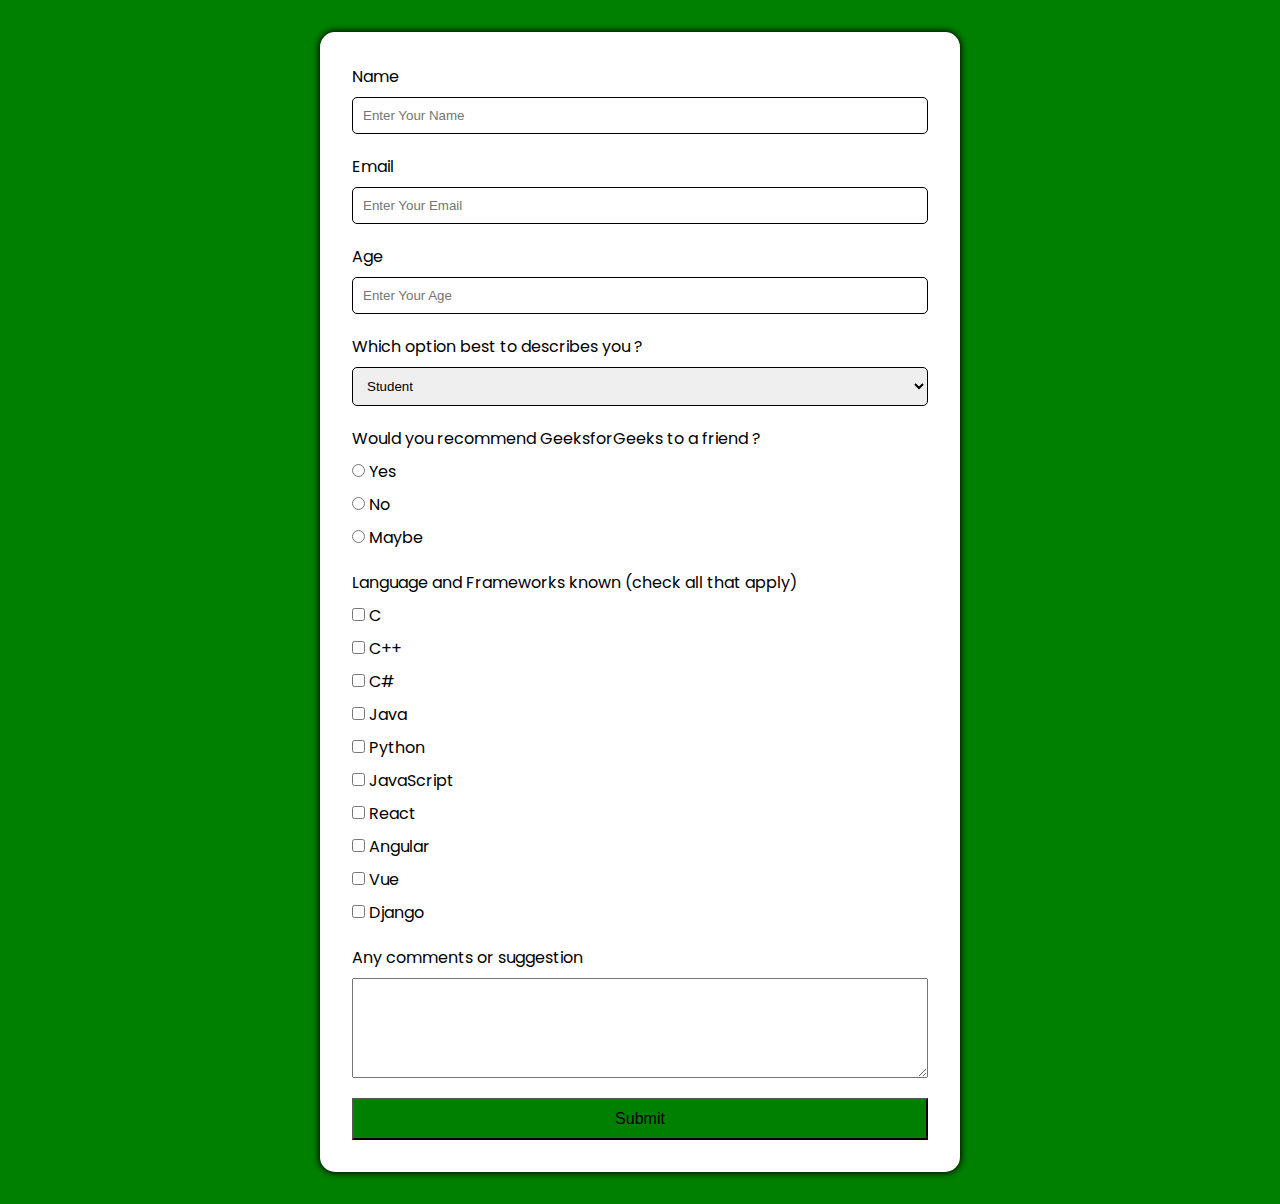
<file: project-1/index.html>
<html lang="en">
  <head>
    <meta charset="UTF-8" />
    <meta name="viewport" content="width=device-width, initial-scale=1.0" />
    <title>Project 1</title>
    <link rel="preconnect" href="https://fonts.googleapis.com" />
    <link rel="preconnect" href="https://fonts.gstatic.com" crossorigin />
    <link
      href="https://fonts.googleapis.com/css2?family=Inter:wght@100..900&family=Poppins:ital,wght@0,100;0,200;0,300;0,400;0,500;0,600;0,700;0,800;0,900;1,100;1,200;1,300;1,400;1,500;1,600;1,700;1,800;1,900&display=swap"
      rel="stylesheet"
    />
    <link rel="stylesheet" href="style.css" />
  </head>
  <body>
    <main class="form">
      <form action="">
        <div class="personal-data">
          <label for="name">Name</label>
          <input type="text" placeholder="Enter Your Name" />
        </div>
        <div class="personal-data">
          <label for="email">Email</label>
          <input type="email" placeholder="Enter Your Email" />
        </div>
        <div class="personal-data">
          <label for="age">Age</label>
          <input type="number" placeholder="Enter Your Age" />
        </div>
        <div class="describes">
          <label for="">Which option best to describes you ?</label>
          <select name="describes" id="describes">
            <option value="Student">Student</option>
            <option value="College-Student">College Student</option>
            <option value="Professional">Professional</option>
          </select>
        </div>
        <div class="recommend">
          <label for="">Would you recommend GeeksforGeeks to a friend ?</label>
          <label for=""> <input type="radio" /> Yes </label>
          <label for=""> <input type="radio" /> No </label>
          <label for=""> <input type="radio" /> Maybe </label>
        </div>
        <div class="frameworks">
          <label for=""
            >Language and Frameworks known (check all that apply)</label
          >
          <label for=""><input type="checkbox" /> C</label>
          <label for=""><input type="checkbox" /> C++</label>
          <label for=""><input type="checkbox" /> C#</label>
          <label for=""><input type="checkbox" /> Java</label>
          <label for=""><input type="checkbox" /> Python</label>
          <label for=""><input type="checkbox" /> JavaScript</label>
          <label for=""><input type="checkbox" /> React</label>
          <label for=""><input type="checkbox" /> Angular</label>
          <label for=""><input type="checkbox" /> Vue</label>
          <label for=""><input type="checkbox" /> Django</label>
        </div>
        <div class="comments">
          <label for="">Any comments or suggestion</label>
          <textarea name="" id=""></textarea>
        </div>
        <button type="submit">Submit</button>
      </form>
    </main>
  </body>
</html>
</file>
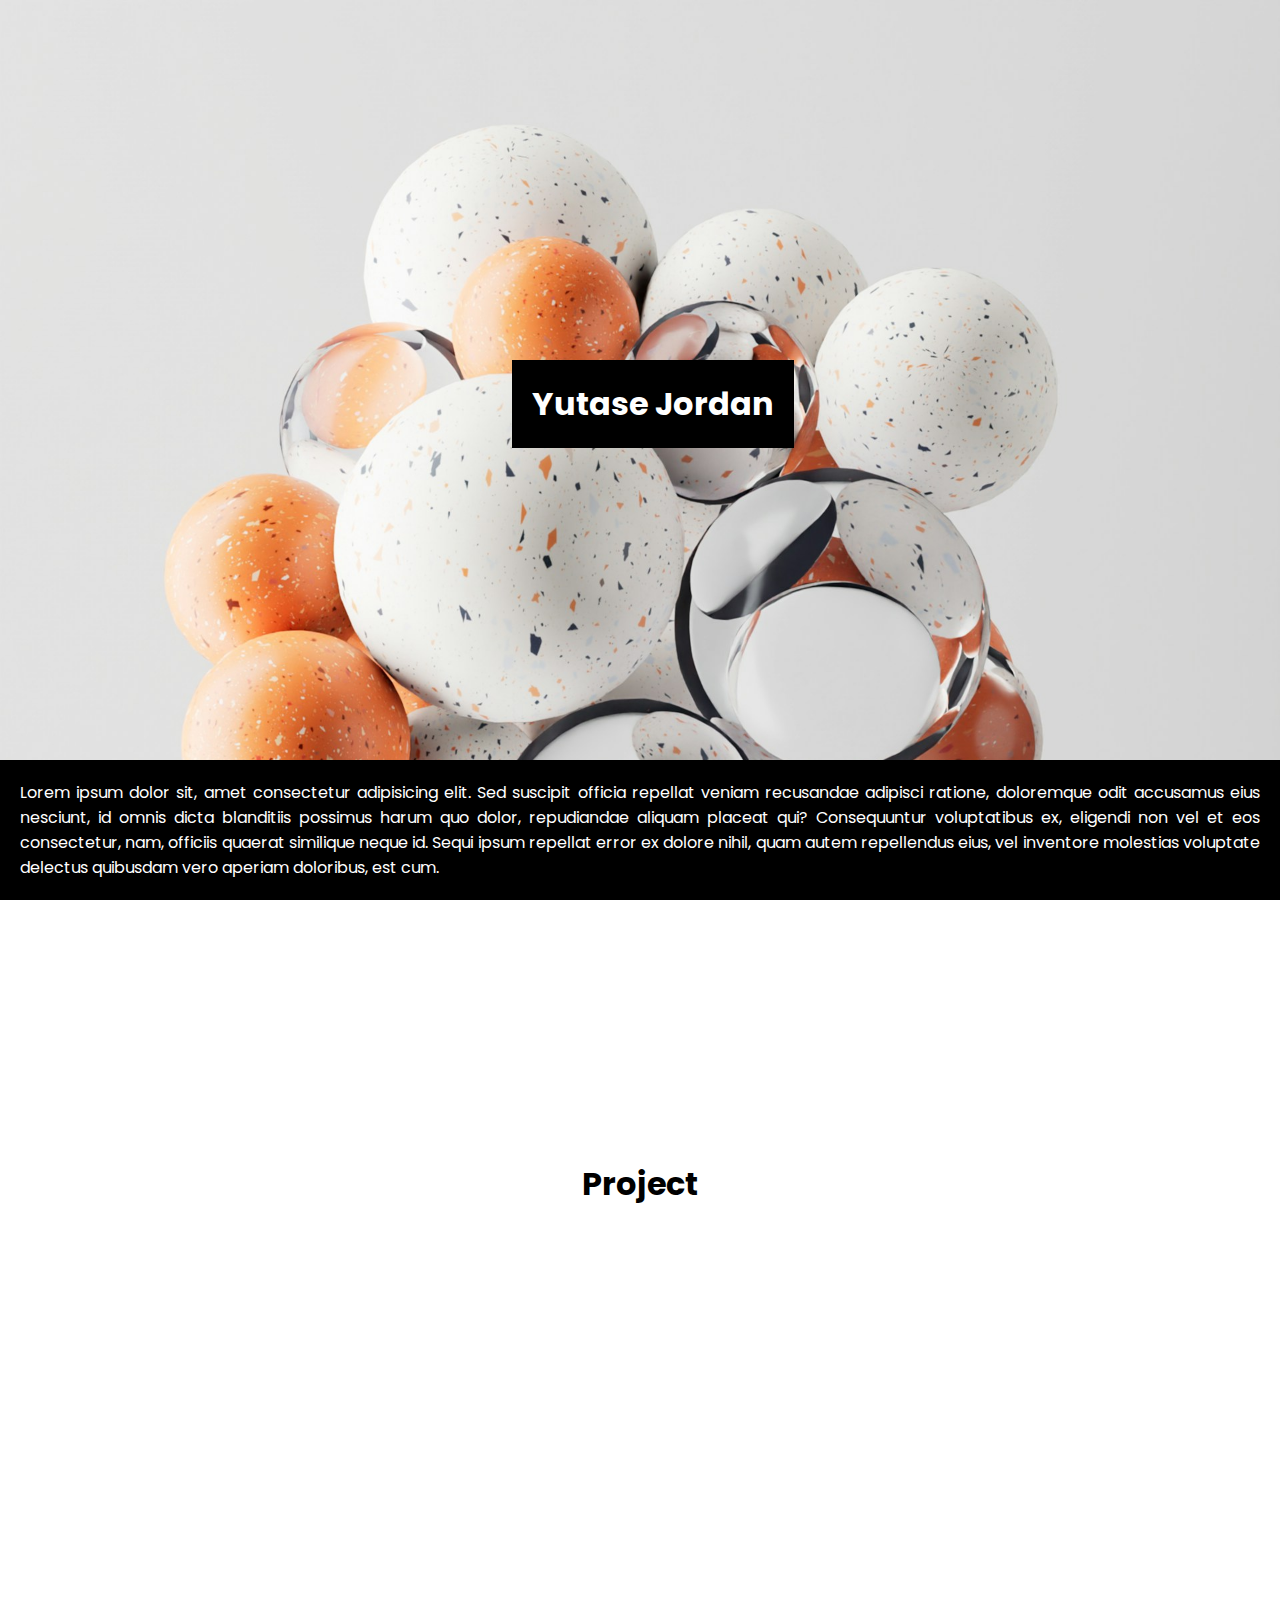
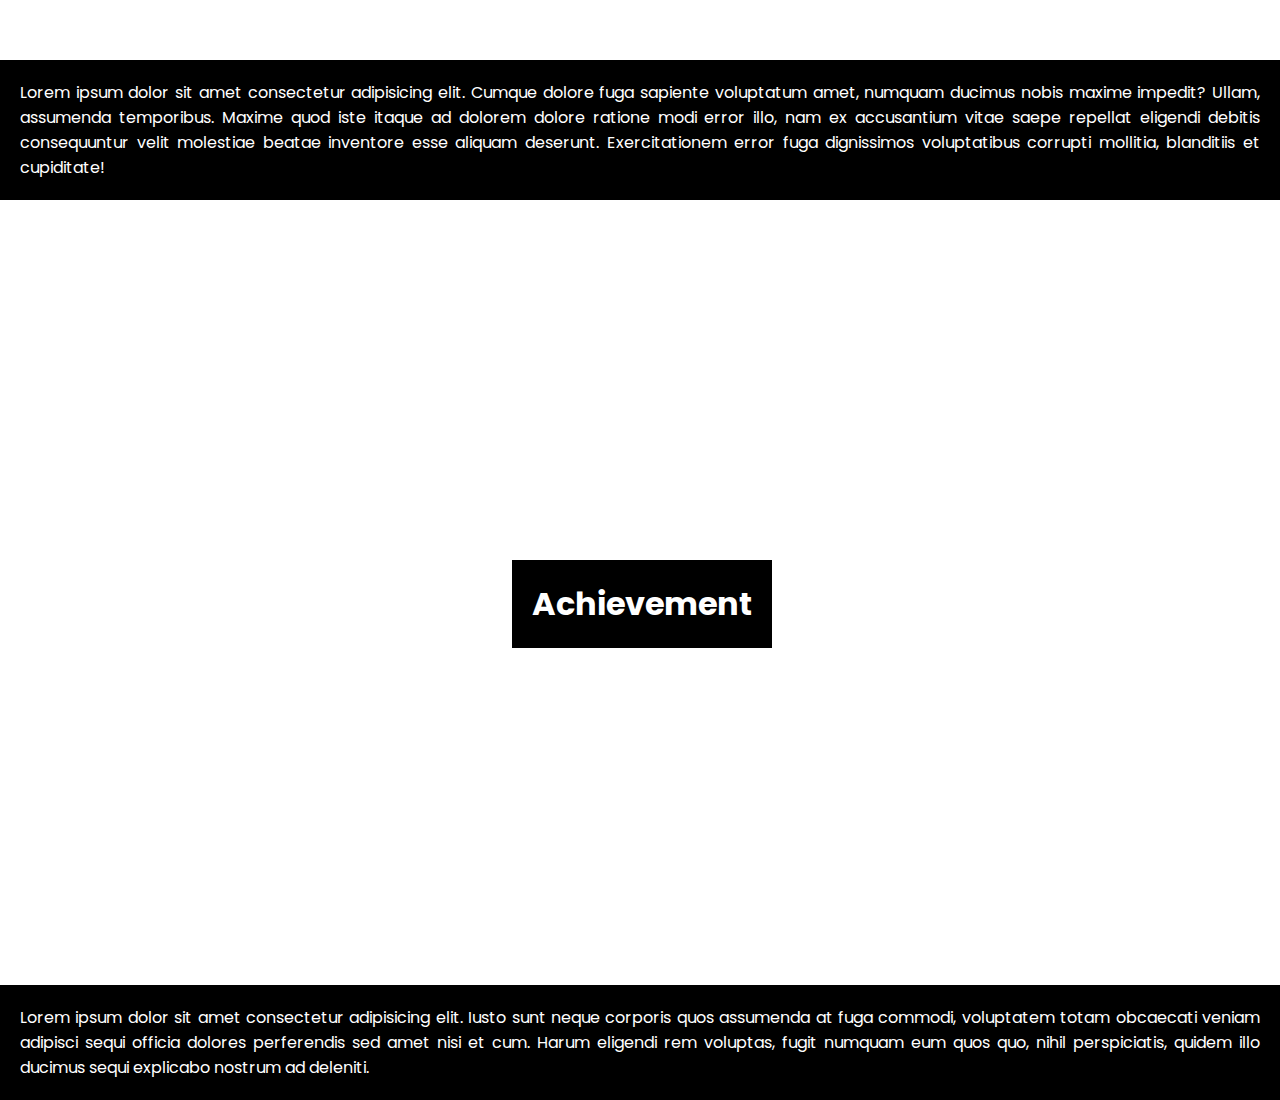
<file: project-2/index.html>
<html lang="en">
  <head>
    <meta charset="UTF-8" />
    <meta name="viewport" content="width=device-width, initial-scale=1.0" />
    <title>Project 2 | Parallax Website</title>
    <link rel="stylesheet" href="style.css" />
    <link rel="preconnect" href="https://fonts.googleapis.com" />
    <link rel="preconnect" href="https://fonts.gstatic.com" crossorigin />
    <link
      href="https://fonts.googleapis.com/css2?family=Poppins:ital,wght@0,100;0,200;0,300;0,400;0,500;0,600;0,700;0,800;0,900;1,100;1,200;1,300;1,400;1,500;1,600;1,700;1,800;1,900&display=swap"
      rel="stylesheet"
    />
  </head>
  <body>
    <div class="parallax-1">
      <h1>Yutase Jordan</h1>
      <p>
        Lorem ipsum dolor sit, amet consectetur adipisicing elit. Sed suscipit
        officia repellat veniam recusandae adipisci ratione, doloremque odit
        accusamus eius nesciunt, id omnis dicta blanditiis possimus harum quo
        dolor, repudiandae aliquam placeat qui? Consequuntur voluptatibus ex,
        eligendi non vel et eos consectetur, nam, officiis quaerat similique
        neque id. Sequi ipsum repellat error ex dolore nihil, quam autem
        repellendus eius, vel inventore molestias voluptate delectus quibusdam
        vero aperiam doloribus, est cum.
      </p>
    </div>
    <div class="parallax-2">
      <h1>Project</h1>
      <p>
        Lorem ipsum dolor sit amet consectetur adipisicing elit. Cumque dolore
        fuga sapiente voluptatum amet, numquam ducimus nobis maxime impedit?
        Ullam, assumenda temporibus. Maxime quod iste itaque ad dolorem dolore
        ratione modi error illo, nam ex accusantium vitae saepe repellat
        eligendi debitis consequuntur velit molestiae beatae inventore esse
        aliquam deserunt. Exercitationem error fuga dignissimos voluptatibus
        corrupti mollitia, blanditiis et cupiditate!
      </p>
    </div>
    <div class="parallax-1">
      <h1>Achievement</h1>
      <div class="par-1">
        <p>
          Lorem ipsum dolor sit amet consectetur adipisicing elit. Iusto sunt
          neque corporis quos assumenda at fuga commodi, voluptatem totam
          obcaecati veniam adipisci sequi officia dolores perferendis sed amet
          nisi et cum. Harum eligendi rem voluptas, fugit numquam eum quos quo,
          nihil perspiciatis, quidem illo ducimus sequi explicabo nostrum ad
          deleniti.
        </p>
      </div>
    </div>
  </body>
</html>
</file>
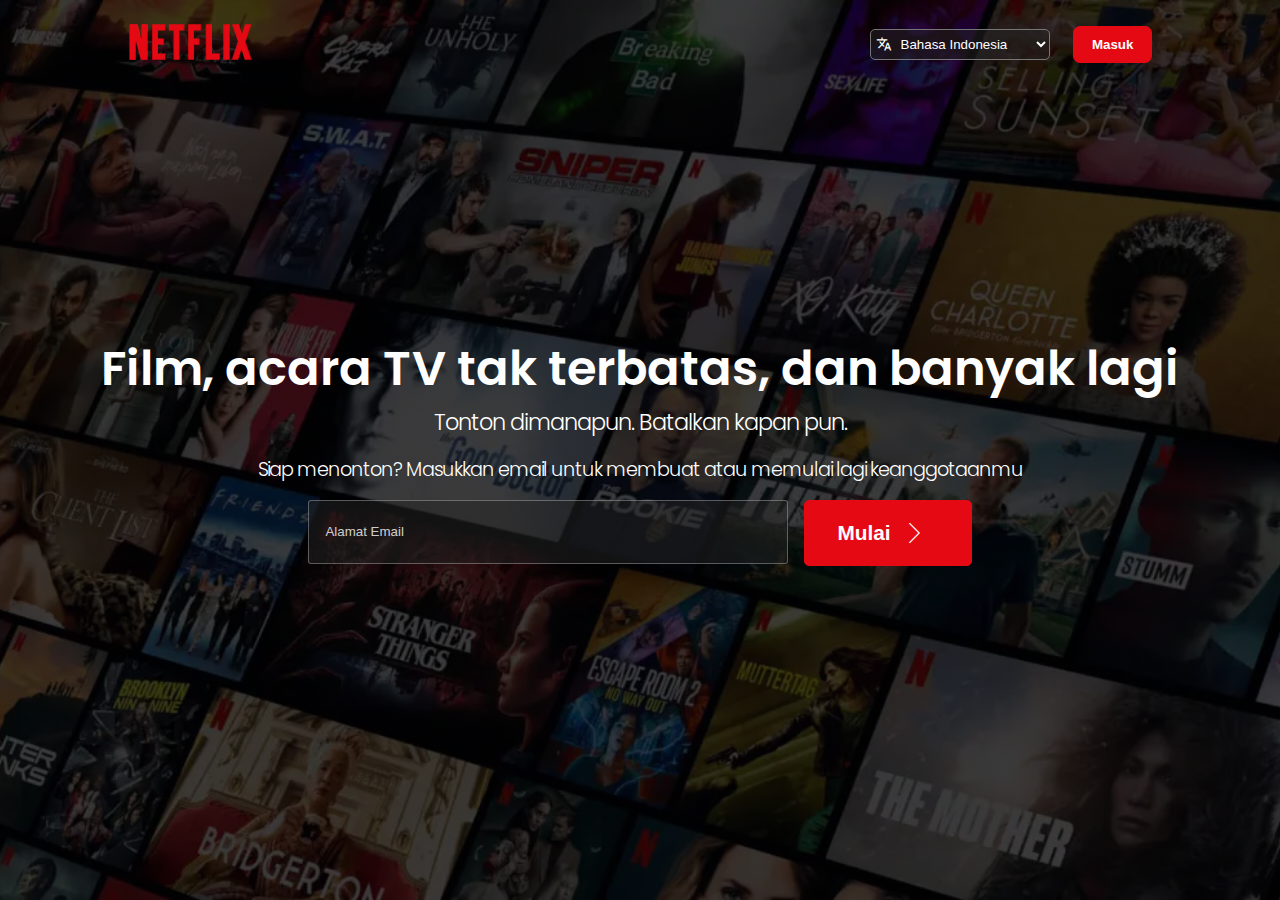
<file: project-3/index.html>
<html lang="en">
  <head>
    <meta charset="UTF-8" />
    <meta name="viewport" content="width=device-width, initial-scale=1.0" />
    <title>Project 3 | Landing Page</title>
    <link rel="preconnect" href="https://fonts.googleapis.com" />
    <link rel="preconnect" href="https://fonts.gstatic.com" crossorigin />
    <link
      href="https://fonts.googleapis.com/css2?family=Bebas+Neue&family=Poppins:ital,wght@0,100;0,200;0,300;0,400;0,500;0,600;0,700;0,800;0,900;1,100;1,200;1,300;1,400;1,500;1,600;1,700;1,800;1,900&display=swap"
      rel="stylesheet"
    />
    <link rel="stylesheet" href="style.css" />
    <link
      rel="stylesheet"
      href="https://fonts.googleapis.com/css2?family=Material+Symbols+Outlined:opsz,wght,FILL,GRAD@24,400,0,0"
    />
  </head>
  <body>
    <!-- Hero Section Start -->
    <section class="hero">
      <!-- Navbar Start -->
      <nav class="navbar">
        <div class="navbar-logo">
          <span class="n">N</span>
          <span class="e">E</span>
          <span class="t">T</span>
          <span class="f">F</span>
          <span class="l">L</span>
          <span class="i">I</span>
          <span class="x">X</span>
        </div>
        <div class="navbar-extra">
          <form>
            <span class="material-symbols-outlined"> translate </span>
            <select name="translate">
              <option value="bahasa-indonesia">Bahasa Indonesia</option>
              <option value="english">English</option>
            </select>
            <button type="submit">Masuk</button>
          </form>
        </div>
      </nav>
      <!-- Navbar End -->

      <main class="content">
        <div class="title">
          <h1>Film, acara TV tak terbatas, dan banyak lagi</h1>
          <p>Tonton dimanapun. Batalkan kapan pun.</p>
          <p>
            Siap menonton? Masukkan email untuk membuat atau memulai lagi
            keanggotaanmu
          </p>
        </div>
        <div class="email-box">
          <form class="email-box-content">
            <input type="email" placeholder="Alamat Email" />
            <button type="submit">
              Mulai
              <span class="material-symbols-outlined"> chevron_right </span>
            </button>
          </form>
        </div>
      </main>
    </section>
    <!-- Hero Section End -->
  </body>
</html>
</file>
<file: project-1/style.css>
* {
  padding: 0;
  margin: 0;
  box-sizing: border-box;
}

body {
  font-family: "Poppins", sans-serif;
  background-color: green;
}

.form {
  background-color: #fff;
  width: 50%;
  margin: 2rem auto;
  padding: 2rem;
  box-shadow: 0 0 7px 1px black;
  border-radius: 15px;
}

.form form .personal-data,
.form form .describes,
.form form .recommend,
.form form .frameworks,
.form form .comments {
  display: flex;
  flex-direction: column;
  gap: 8px;
  margin-bottom: 20px;
}

.form form .personal-data input,
.form form .describes select {
  padding: 10px;
  border-radius: 5px;
  border: 1px solid black;
}

.form form .frameworks input {
  width: fit-content;
}

.form form .comments textarea {
  height: 100px;
}

.form form button {
  width: 100%;
  padding: 10px;
  background-color: green;
  font-size: 16px;
}
</file>
<file: project-2/style.css>
* {
  padding: 0;
  margin: 0;
}

body {
  font-family: "Poppins", sans-serif;
  color: #000;
}

.parallax-1 {
  height: 100vh;
  background: url(ayush-kumar-HTIBjxiF7nM-unsplash.jpg);
  background-size: cover;
  background-attachment: fixed;
  position: relative;
}

.parallax-1 h1 {
  position: absolute;
  top: 40%;
  left: 40%;
  background-color: #000;
  color: #fff;
  padding: 20px;
}

.parallax-2 h1 {
  position: absolute;
  top: 30%;
  left: 50%;
  transform: translate(-50%, -30%);
  background-color: #fff;
  padding: 10px 25px;
}

.parallax-1 p,
.parallax-2 p {
  text-align: justify;
  background-color: black;
  padding: 20px;
  color: #fff;
  position: absolute;
  bottom: 0;
}

.parallax-2 {
  height: 100vh;
  background: url(mos-design-V9WkSZx4TLc-unsplash.jpg);
  background-size: cover;
  background-attachment: fixed;
  position: relative;
}
</file>
<file: project-3/style.css>
:root {
  --primary-color: #e50914;
}

* {
  padding: 0;
  margin: 0;
  box-sizing: border-box;
  list-style: none;
  text-decoration: none;
}

body {
  font-family: "Poppins", sans-serif;
  color: #fff;
}

/* Hero Section Start */
.hero {
  min-height: 100vh;
  background-image: url("Netflix-Hintergrund-1.webp");
  background-repeat: no-repeat;
  background-size: cover;
  background-position: center;
  position: relative;
}

.hero::before {
  content: "";
  position: absolute;
  width: 100%;
  height: 100%;
  background: linear-gradient(
    to bottom,
    rgba(1, 1, 3, 0.7) 55%,
    rgba(1, 1, 3, 0.7) 55%
  );
}

/* Navbar Start */
.hero .navbar {
  display: flex;
  justify-content: space-between;
  align-items: center;
  padding: 1rem 10%;
}

.hero .navbar .navbar-logo span {
  font-size: 3rem;
  font-family: "Bebas Neue", sans-serif;
  font-weight: 700;
  color: var(--primary-color);
  letter-spacing: -3px;
  display: inline-block;
}

.hero .navbar .navbar-logo .n {
  transform: rotate3d(90deg);
}

.hero .navbar .navbar-logo .e {
  transform: rotateY(-35deg);
}

.hero .navbar .navbar-logo .t {
  transform: rotateY(-30deg);
}

.hero .navbar .navbar-logo .f {
  transform: rotateY(-35deg);
}

.hero .navbar .navbar-logo .l {
  transform: rotateY(-25deg);
}

.hero .navbar .navbar-logo .i {
  transform: rotateY(-20deg);
}

.hero .navbar .navbar-logo .x {
  transform: rotateY(-15deg);
}

.hero .navbar .navbar-extra form select {
  padding: 0.4rem 1.6rem;
  border-radius: 5px;
  margin: 0 1.2rem;
  cursor: pointer;
  color: #fff;
  background-color: rgba(35, 35, 36, 0.5);
}

.hero .navbar .navbar-extra form button {
  padding: 0.6rem 1.1rem;
  border: 1px solid var(--primary-color);
  background-color: var(--primary-color);
  border-radius: 7px;
  color: #fff;
  font-weight: 800;
  cursor: pointer;
}

.hero .navbar .navbar-extra form button:hover,
.hero .content .email-box .email-box-content button:hover {
  background-color: rgba(229, 9, 20, 0.2);
}

.hero .navbar .navbar-extra span {
  position: absolute;
  font-size: 1rem;
  top: 0.6rem;
  left: 1.6rem;
  color: #fff;
}

/* Content Start */
.hero .content {
  display: flex;
  min-height: 80vh;
  flex-direction: column;
  align-items: center;
  justify-content: center;
}

.hero .content .title {
  display: flex;
  flex-direction: column;
  align-items: center;
}

.hero .content .title h1,
.hero .content .title p,
.hero .navbar .navbar-extra form,
.hero .content .email-box,
.hero .navbar .navbar-logo {
  position: relative;
}

.hero .content .title h1 {
  font-size: 3rem;
  font-weight: 600;
}

.hero .content .title p {
  font-size: 1.4rem;
  font-weight: 300;
  padding-bottom: 1rem;
}

.hero .content .title p:nth-child(2) {
  letter-spacing: -1px;
}

.hero .content .title p:nth-child(3) {
  letter-spacing: -1px;
  font-size: 1.2rem;
}

.hero .content .email-box .email-box-content {
  display: flex;
}

.hero .content .email-box .email-box-content input {
  width: 30rem;
  height: 4rem;
  background-color: rgba(35, 35, 36, 0.5);
  border: 1px solid rgba(255, 255, 255, 0.3);
  padding: 1rem;
  border-radius: 3px;
  margin-right: 1rem;
}

::placeholder {
  color: rgba(255, 255, 255, 0.8);
}

.hero .content .email-box .email-box-content button {
  padding: 0.5rem 2rem;
  background-color: var(--primary-color);
  border: 1px solid var(--primary-color);
  border-radius: 5px;
  color: #fff;
  font-weight: 600;
  font-size: 1.3rem;
  display: flex;
  justify-content: space-between;
  align-items: center;
}

.hero .content .email-box .email-box-content button span {
  display: inline-block;
  font-size: 3rem;
  font-weight: 100;
}
</file>
